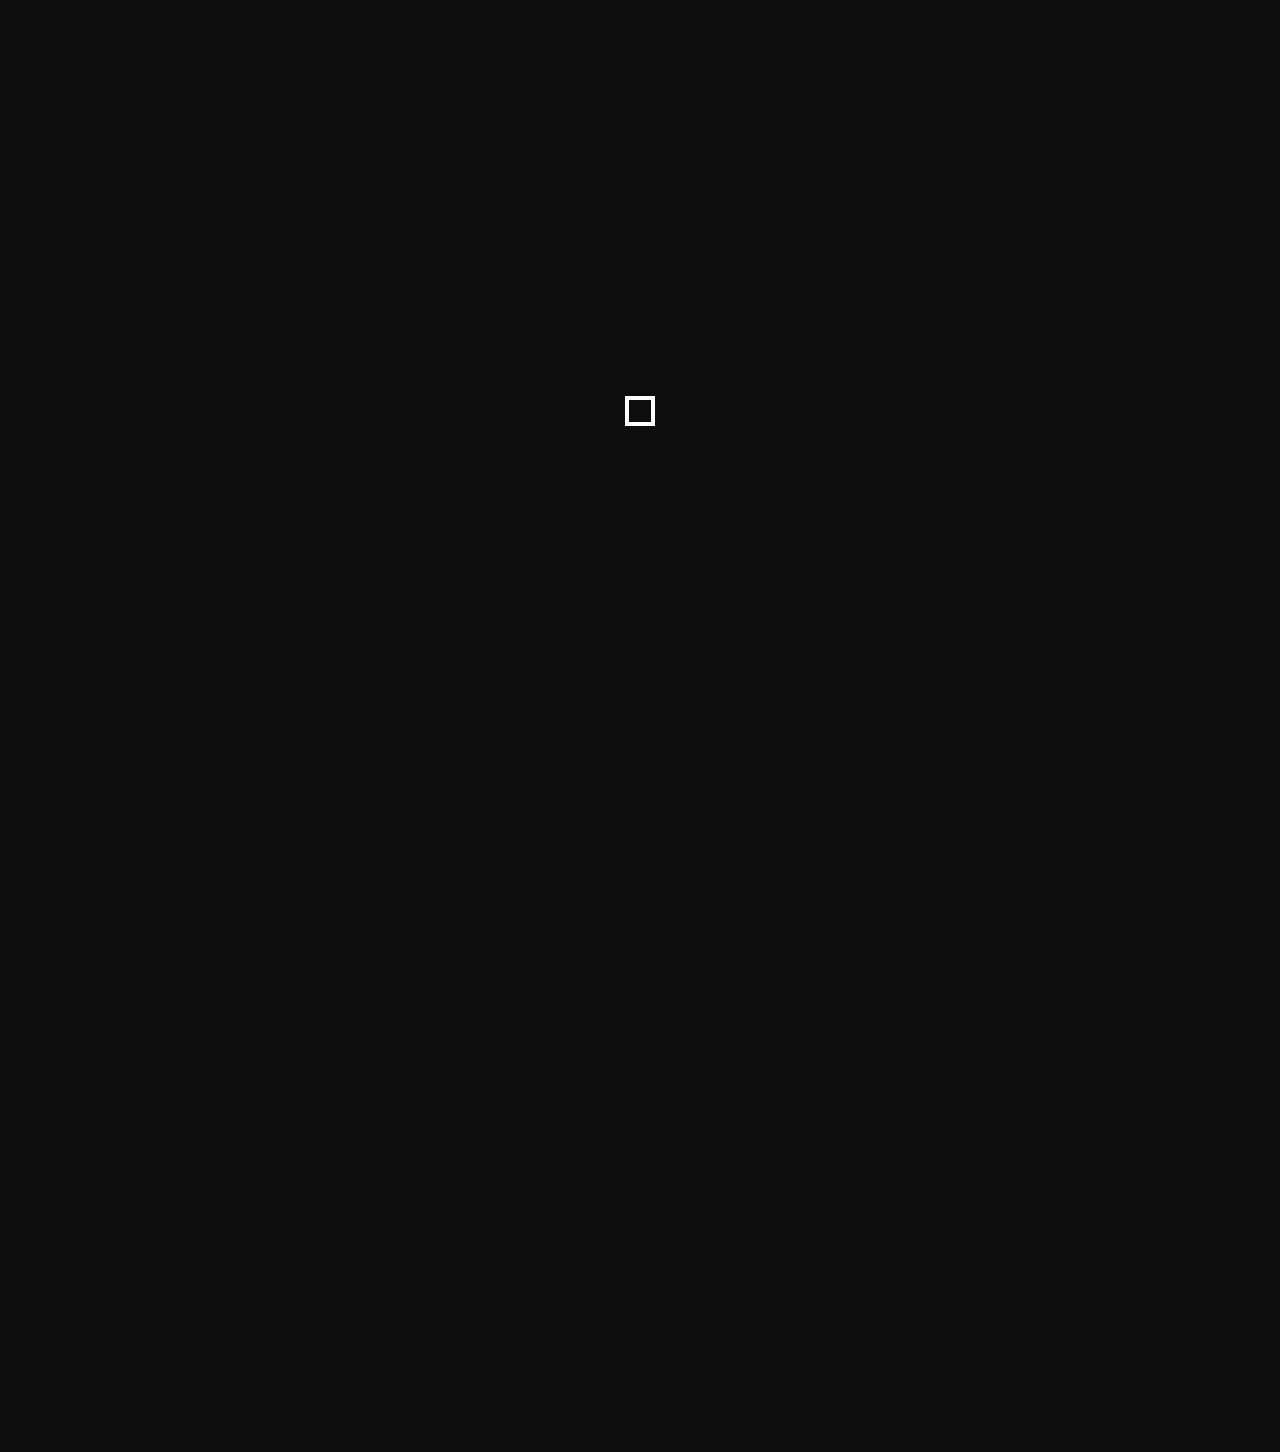
<file: index.html>
<!DOCTYPE html>
<html lang="en">

  <head>
    <meta name="viewport" content="width=device-width, initial-scale=1">
    <meta charset="utf-8">
    <title>Kelvin Liew</title>
    <link rel="stylesheet" href="https://maxcdn.bootstrapcdn.com/bootstrap/4.0.0/css/bootstrap.min.css" integrity="sha384-Gn5384xqQ1aoWXA+058RXPxPg6fy4IWvTNh0E263XmFcJlSAwiGgFAW/dAiS6JXm" crossorigin="anonymous">
    <script src="https://code.jquery.com/jquery-3.2.1.slim.min.js" integrity="sha384-KJ3o2DKtIkvYIK3UENzmM7KCkRr/rE9/Qpg6aAZGJwFDMVNA/GpGFF93hXpG5KkN" crossorigin="anonymous"></script>
    <script src="https://cdnjs.cloudflare.com/ajax/libs/popper.js/1.12.9/umd/popper.min.js" integrity="sha384-ApNbgh9B+Y1QKtv3Rn7W3mgPxhU9K/ScQsAP7hUibX39j7fakFPskvXusvfa0b4Q" crossorigin="anonymous"></script>
    <script src="https://maxcdn.bootstrapcdn.com/bootstrap/4.0.0/js/bootstrap.min.js" integrity="sha384-JZR6Spejh4U02d8jOt6vLEHfe/JQGiRRSQQxSfFWpi1MquVdAyjUar5+76PVCmYl" crossorigin="anonymous"></script>
    <script src="https://ajax.googleapis.com/ajax/libs/jquery/3.5.1/jquery.min.js"></script>
    <link href="css/main.css" rel="stylesheet">
    <link rel="shortcut icon" href="images/favicon.png">
  </head>

  <body>
    <nav class="navbar navbar-expand-md navlink">
        <div class="container-fluid">
          <a class="navbar-brand" href="index.html"><img alt="Kelvin Logo" src="images/kelvin_logo.png" width="120"></a>
          <button class="navbar-toggler custom-toggler" type="button" data-toggle="collapse" data-target="#navbarResponsive">
            <span class="navbar-toggler-icon"></span>
          </button>


          <div class="collapse navbar-collapse" id="navbarResponsive">
            <ul class="navbar-nav ml-auto">
              <li class="nav-item"><a class="nav-link" href="projects.html">PROJECTS</a></li>
              <li class="nav-item"><a class="nav-link" href="about.html">ABOUT</a></li>
            </ul>
          </div>
    </div>
  </nav>


    <section class="wrapper intro">
      <div class="container">
        <div class="row">
          <div class="col-12">
            <h1>Hey, I’m Kelvin.</h1>
          </div>

          <div class="col-12">
            <br>
            <h2>A multidisciplinary designer based in Vancouver focused on crafting unique experiences through visual design & illustration.</h2>
            <div class="chevron filter">
              <a href="#projects"><img alt="chevron" src="images/chevron.png" width="30"></a>
            </div>
          </div>
        </div>
      </div>


              <div class="row no-gutters">
                <div class="col-sm-12 col-lg-6">
                  <a href="project2.html" class="filter"><img alt="Summit Trail Mockup" src="images/summit_landing_page.png" class="widthmax"></a>
                </div>
                <div id="projects" class="col-sm-12 col-lg-6 ">
                  <a href="project1.html" class="filter"><img alt="Kinetic Typography Banner" src="images/kinetic_banner.png" class="widthmax"></a>
                </div>
              </div>


        <footer class="project_spacer">
          <p>Contact Me!<br><a href="mailto:kelvinliew17@gmail.com">kelvinliew17@gmail.com</a>
            <a href="styleguide.html" class="leftfloat">Styleguide &nbsp;</a>
            <a href=" https://github.com/Kelvin-Liew/P03-Portfolio"  class="leftfloat">GitHub &nbsp;</a>
            <a href="reference_page.html" class="leftfloat">References</a></p>
        </footer></section>
        <div class="loader-wrapper">
          <span class="loader"><span class="loader-inner"></span></span>
      </div>
      <script>
      setTimeout(function(){
        $('#preloader').fadeOut();
        $(".loader-wrapper").fadeOut("slow");
          }, 1000);
      </script>
  </body>
</html>
</file>
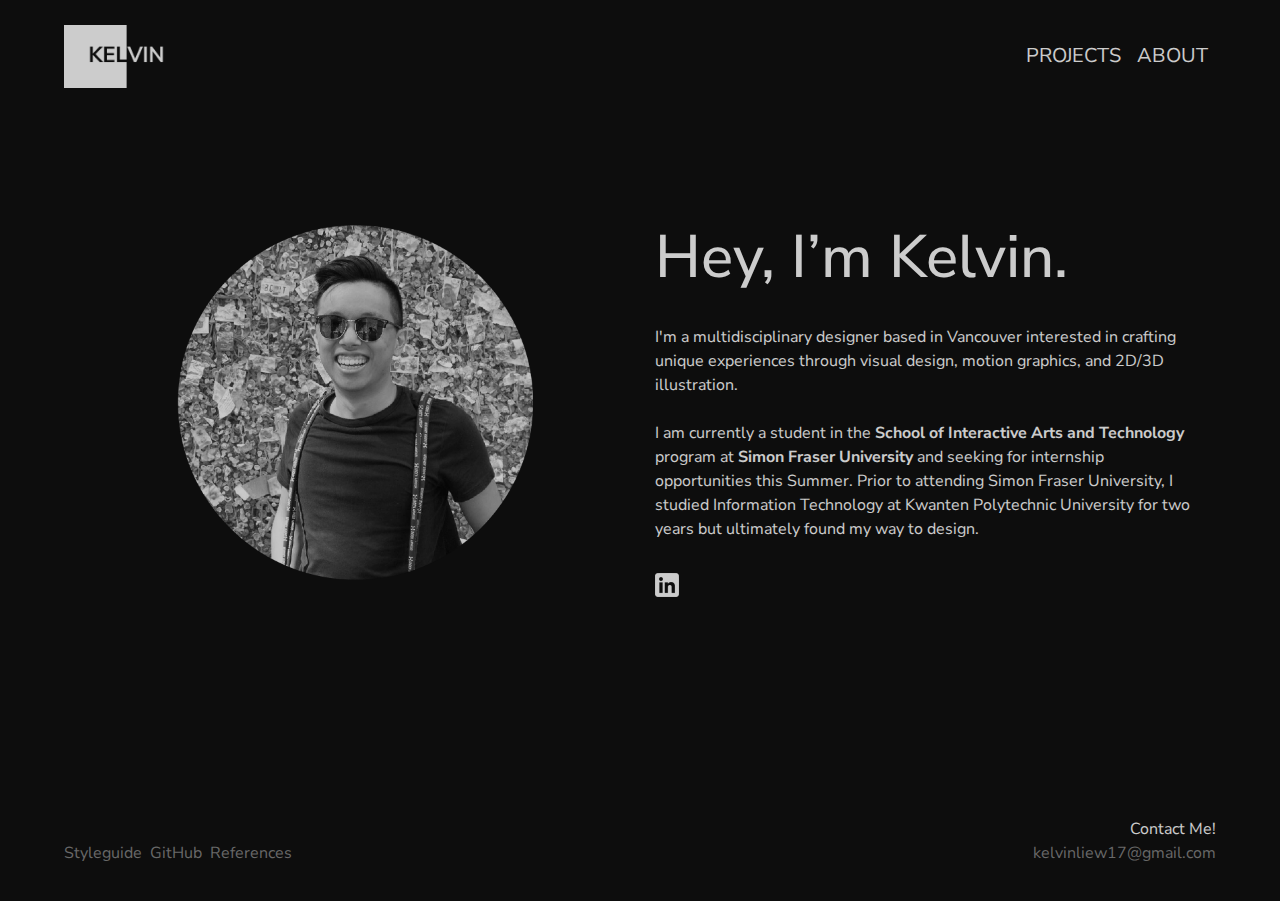
<file: about.html>
<!DOCTYPE html>
<html lang="en">

  <head>
    <meta name="viewport" content="width=device-width, initial-scale=1">
    <meta charset="utf-8">
    <title>Kelvin Liew</title>
    <link rel="stylesheet" href="https://maxcdn.bootstrapcdn.com/bootstrap/4.0.0/css/bootstrap.min.css" integrity="sha384-Gn5384xqQ1aoWXA+058RXPxPg6fy4IWvTNh0E263XmFcJlSAwiGgFAW/dAiS6JXm" crossorigin="anonymous">
    <script src="https://code.jquery.com/jquery-3.2.1.slim.min.js" integrity="sha384-KJ3o2DKtIkvYIK3UENzmM7KCkRr/rE9/Qpg6aAZGJwFDMVNA/GpGFF93hXpG5KkN" crossorigin="anonymous"></script>
    <script src="https://cdnjs.cloudflare.com/ajax/libs/popper.js/1.12.9/umd/popper.min.js" integrity="sha384-ApNbgh9B+Y1QKtv3Rn7W3mgPxhU9K/ScQsAP7hUibX39j7fakFPskvXusvfa0b4Q" crossorigin="anonymous"></script>
    <script src="https://maxcdn.bootstrapcdn.com/bootstrap/4.0.0/js/bootstrap.min.js" integrity="sha384-JZR6Spejh4U02d8jOt6vLEHfe/JQGiRRSQQxSfFWpi1MquVdAyjUar5+76PVCmYl" crossorigin="anonymous"></script>
    <script src="https://ajax.googleapis.com/ajax/libs/jquery/3.5.1/jquery.min.js"></script>
    <link href="css/main.css" rel="stylesheet">
    <link rel="shortcut icon" href="images/favicon.png">
  </head>

  <body>
    <nav class="navbar navbar-expand-md navlink">
        <div class="container-fluid">
          <a class="navbar-brand" href="index.html"><img alt="Kelvin Logo" src="images/kelvin_logo.png" width="120"></a>
          <button class="navbar-toggler custom-toggler" type="button" data-toggle="collapse" data-target="#navbarResponsive">
            <span class="navbar-toggler-icon"></span>
          </button>


          <div class="collapse navbar-collapse" id="navbarResponsive">
            <ul class="navbar-nav ml-auto">
              <li class="nav-item"><a class="nav-link" href="projects.html">PROJECTS</a></li>
              <li class="nav-item"><a class="nav-link" href="about.html">ABOUT</a></li>
            </ul>
          </div>
    </div>
  </nav>

    <section class="wrapper about_page">
      <div class="container">
        <div class="row">
          <div class="col profile_pic">
            <a href="https://www.instagram.com/kliewser/"><img alt="Kelvin Bio Picture" src="images/kelvin_bio.png"></a>
          </div>
          <div class="col">
            <h2>Hey, I’m Kelvin.</h2>
            <br>
              <p>
                I'm a multidisciplinary designer based in Vancouver interested in crafting unique experiences through visual design, motion graphics, and 2D/3D illustration.
                <br><br>I am currently a student in the <b>School of Interactive Arts and Technology</b> program at <b>Simon Fraser University</b> and seeking for internship opportunities this Summer. Prior to attending Simon Fraser University, I studied Information Technology at Kwanten Polytechnic University for two years but ultimately found my way to design.
              </p>
              <div class="social_media">
              <a href="https://www.linkedin.com/in/kelvin-liew-0ba151201/"><img alt="linkedin" src="images/linkedin.png"></a>
          </div>
        </div>
        </div>
      </div>
        </section>
        <footer class="project_spacer">
          <p>Contact Me!<br><a href="mailto:kelvinliew17@gmail.com">kelvinliew17@gmail.com</a>
            <a href="styleguide.html" class="leftfloat">Styleguide &nbsp;</a>
            <a href=" https://github.com/Kelvin-Liew/P03-Portfolio"  class="leftfloat">GitHub &nbsp;</a>
            <a href="reference_page.html" class="leftfloat">References</a></p>
        </footer>

        <div class="loader-wrapper projects_adjust">
      </div>

        <script>
        setTimeout(function(){
          $(".loader-wrapper").fadeOut("slow");
        }, 300);
        </script>

  </body>
</html>
</file>
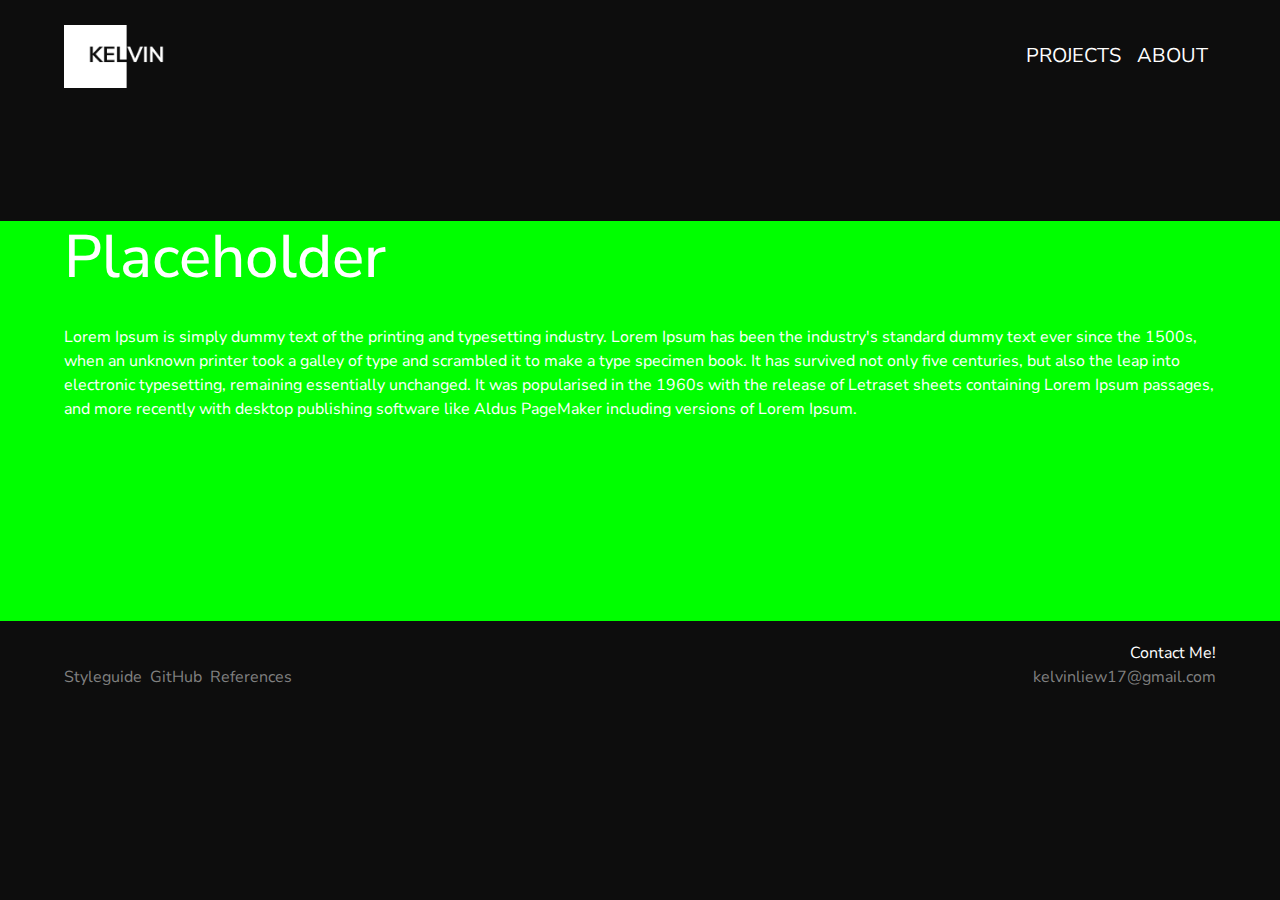
<file: about_template.html>
<!DOCTYPE html>
<html lang="en">

  <head>
    <meta name="viewport" content="width=device-width, initial-scale=1">
    <meta charset="utf-8">
    <title>Kelvin Liew</title>
    <link rel="stylesheet" href="https://maxcdn.bootstrapcdn.com/bootstrap/4.0.0/css/bootstrap.min.css" integrity="sha384-Gn5384xqQ1aoWXA+058RXPxPg6fy4IWvTNh0E263XmFcJlSAwiGgFAW/dAiS6JXm" crossorigin="anonymous">
    <script src="https://code.jquery.com/jquery-3.2.1.slim.min.js" integrity="sha384-KJ3o2DKtIkvYIK3UENzmM7KCkRr/rE9/Qpg6aAZGJwFDMVNA/GpGFF93hXpG5KkN" crossorigin="anonymous"></script>
    <script src="https://cdnjs.cloudflare.com/ajax/libs/popper.js/1.12.9/umd/popper.min.js" integrity="sha384-ApNbgh9B+Y1QKtv3Rn7W3mgPxhU9K/ScQsAP7hUibX39j7fakFPskvXusvfa0b4Q" crossorigin="anonymous"></script>
    <script src="https://maxcdn.bootstrapcdn.com/bootstrap/4.0.0/js/bootstrap.min.js" integrity="sha384-JZR6Spejh4U02d8jOt6vLEHfe/JQGiRRSQQxSfFWpi1MquVdAyjUar5+76PVCmYl" crossorigin="anonymous"></script>
    <link href="css/main.css" rel="stylesheet">
    <link rel="shortcut icon" href="images/favicon.png">
  </head>

    <body>
    <nav class="navbar navbar-expand-md navlink">
        <div class="container-fluid">
          <a class="navbar-brand" href="index.html"><img alt="Kelvin Logo" src="images/kelvin_logo.png" width="120"></a>
          <button class="navbar-toggler custom-toggler" type="button" data-toggle="collapse" data-target="#navbarResponsive">
            <span class="navbar-toggler-icon"></span>
          </button>


          <div class="collapse navbar-collapse" id="navbarResponsive">
            <ul class="navbar-nav ml-auto">
              <li class="nav-item"><a class="nav-link" href="projects.html">PROJECTS</a></li>
              <li class="nav-item"><a class="nav-link" href="about.html">ABOUT</a></li>
            </ul>
          </div>
    </div>
  </nav>


    <section class="wrapper">
      <div class="about_page placeholder_square">
        <div class="text">
          <h2>Placeholder</h2>
          <br>
            <p>
              Lorem Ipsum is simply dummy text of the printing and typesetting industry. Lorem Ipsum has been the industry's standard dummy text ever since the 1500s, when an unknown printer took a galley of type and scrambled it to make a type specimen book. It has survived not only five centuries, but also the leap into electronic typesetting, remaining essentially unchanged. It was popularised in the 1960s with the release of Letraset sheets containing Lorem Ipsum passages, and more recently with desktop publishing software like Aldus PageMaker including versions of Lorem Ipsum.
            </p>
        </div>
    </div>
    <footer class="project_spacer">
      <p>Contact Me!<br><a href="mailto:kelvinliew17@gmail.com">kelvinliew17@gmail.com</a>
        <a href="styleguide.html" class="leftfloat">Styleguide &nbsp;</a>
        <a href=" https://github.com/Kelvin-Liew/P03-Portfolio"  class="leftfloat">GitHub &nbsp;</a>
        <a href="reference_page.html" class="leftfloat">References</a></p>
    </footer>
    </section>

  </body>
</html>
</file>
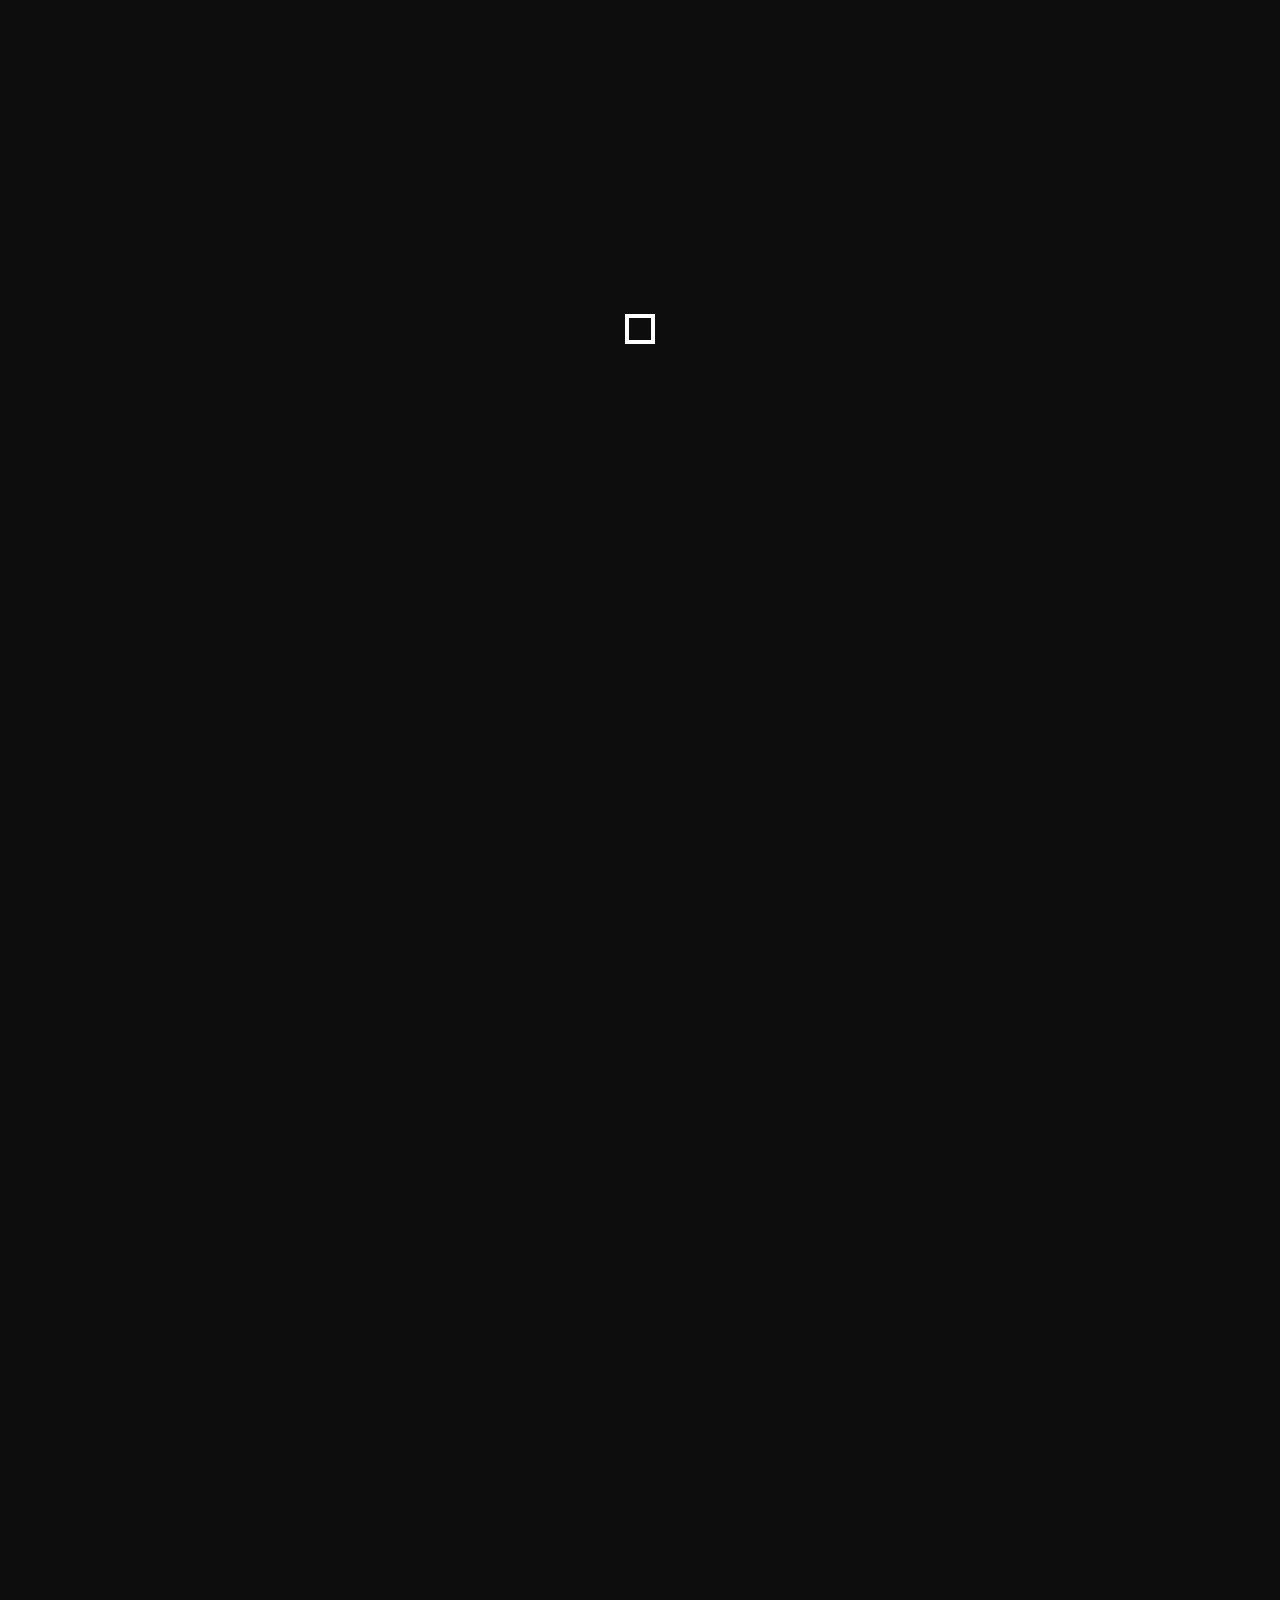
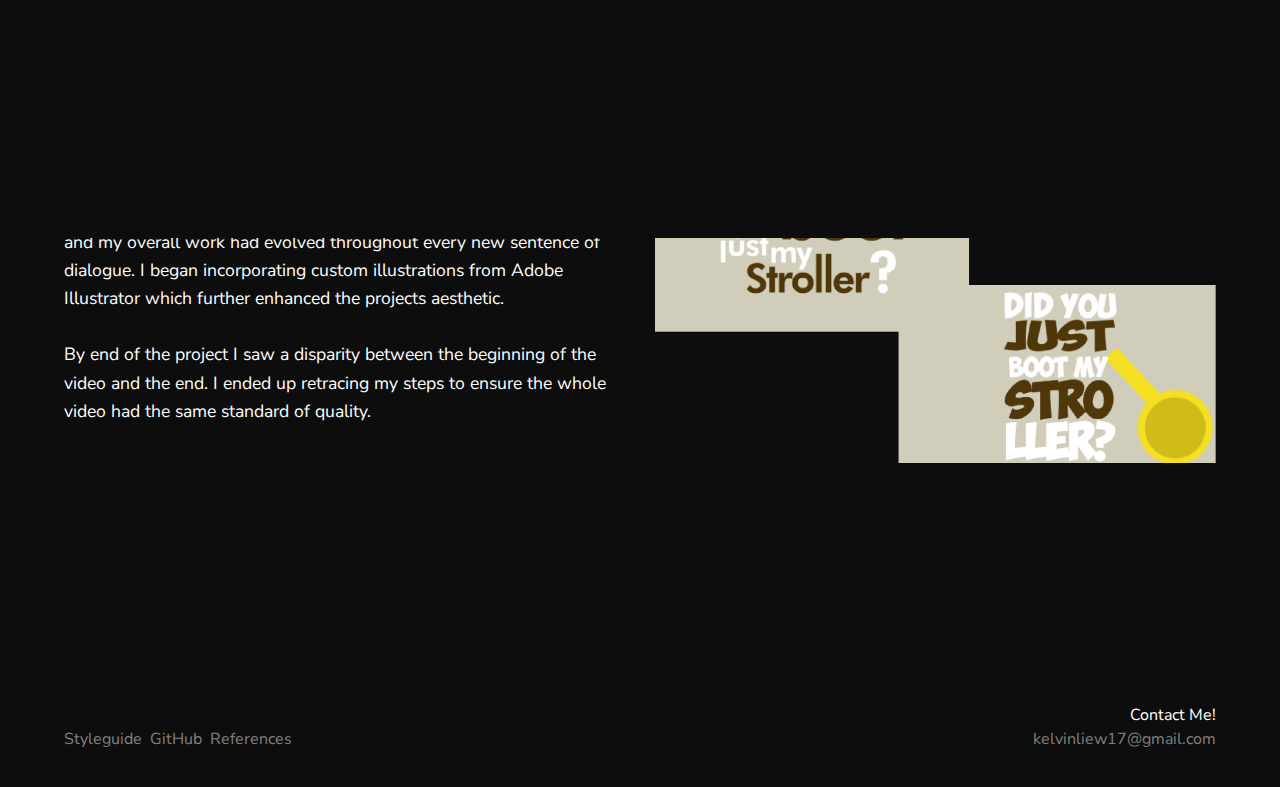
<file: project1.html>
<!DOCTYPE html>
<html lang="en">

  <head>
    <meta name="viewport" content="width=device-width, initial-scale=1">
    <meta charset="utf-8">
    <title>Kinetic Typography</title>
    <link rel="stylesheet" href="https://maxcdn.bootstrapcdn.com/bootstrap/4.0.0/css/bootstrap.min.css" integrity="sha384-Gn5384xqQ1aoWXA+058RXPxPg6fy4IWvTNh0E263XmFcJlSAwiGgFAW/dAiS6JXm" crossorigin="anonymous">
    <script src="https://code.jquery.com/jquery-3.2.1.slim.min.js" integrity="sha384-KJ3o2DKtIkvYIK3UENzmM7KCkRr/rE9/Qpg6aAZGJwFDMVNA/GpGFF93hXpG5KkN" crossorigin="anonymous"></script>
    <script src="https://cdnjs.cloudflare.com/ajax/libs/popper.js/1.12.9/umd/popper.min.js" integrity="sha384-ApNbgh9B+Y1QKtv3Rn7W3mgPxhU9K/ScQsAP7hUibX39j7fakFPskvXusvfa0b4Q" crossorigin="anonymous"></script>
    <script src="https://maxcdn.bootstrapcdn.com/bootstrap/4.0.0/js/bootstrap.min.js" integrity="sha384-JZR6Spejh4U02d8jOt6vLEHfe/JQGiRRSQQxSfFWpi1MquVdAyjUar5+76PVCmYl" crossorigin="anonymous"></script>
    <script src="https://ajax.googleapis.com/ajax/libs/jquery/3.5.1/jquery.min.js"></script>
    <link href="css/main.css" rel="stylesheet">
    <script src="js/main.js"></script>
    <link rel="shortcut icon" href="images/favicon.png">
  </head>

  <body>
    <nav class="navbar navbar-expand-md navlink">
        <div class="container-fluid">
          <a class="navbar-brand" href="index.html"><img alt="Kelvin Logo" src="images/kelvin_logo.png" width="120"></a>
          <button class="navbar-toggler custom-toggler" type="button" data-toggle="collapse" data-target="#navbarResponsive">
            <span class="navbar-toggler-icon"></span>
          </button>


          <div class="collapse navbar-collapse" id="navbarResponsive">
            <ul class="navbar-nav ml-auto">
              <li class="nav-item"><a class="nav-link" href="projects.html">PROJECTS</a></li>
              <li class="nav-item"><a class="nav-link" href="about.html">ABOUT</a></li>
            </ul>
          </div>
    </div>
  </nav>

      <section class="wrapper project_page">
          <div class="container-fluid">
            <div class="row">

              <div class="col-xl-12 order-0 project_spacer project_banner_display">
                <!-- <video autoplay loop muted width="100%"> -->
                <video autoplay loop muted class="widthmax">
                  <source type="video/webm" src="images/kinetic_banner_gif.mp4">
                </video>
              </div>

              <div class="col-xl-6 col-lg-12 order-0 project_spacer">
                <h2 class="typewrite" data-period="2000" data-type='[ "Kinetic Typography" ]'></h2>
                <p>SIAT Digital Image Design - <i>Fall 2018</i> <br> Tools -<i> Adobe After Effects, Illustrator<br></i></p><br>
              </div>

              <div class="col-xl-6 col-lg-12 order-1  project_spacer">
                </div>

              <div class="col-xl-5 col-lg-12 order-1 project_spacer border_bottom">
                <p>Digital Image Design is a project-based course that uses core fundamentals of visual design and animation. The final project for this class was a one-minute kinetic typography using Adobe After Effects to evoke emotion by creating movement between text and figures.
                  <br><br>My final kinetic typography was synced to a sound clip from Disney’s Zootopia which I labelled <a href="https://www.youtube.com/watch?v=9AntK33VfoI">“Judy’s Hustle”</a>. The challenges faced with this sound clip is the quick back and forth dialogue between the two main characters Judy the Rabbit and Nick the Fox.
                  <br><br>Below is an in-depth process of the project from start to finish.
                </p>
              </div>

              <div class="col-xl-1 col-lg-12 order-1  project_spacer">
                </div>

                <div class="col-xl-6 col-lg-12 order-xl-1 project_spacer">
                  <div class='embed-container'><iframe src='https://www.youtube.com/embed/9AntK33VfoI' frameborder='0' allowfullscreen></iframe></div>
                  </div>

                  <div class="col-xl-5 col-lg-12 order-xl-2 order-2 project_spacer border_bottom">
                    <h3>Storyboarding &amp; Implementation</h3>

                    <p>
                      Starting with the storyboard, I tried to create the different text layouts that would be suitable for the typography. Although it was quite difficult to visualize the animations itself, I attempted to add them into my drawings. <br><br>After testing some of the story board ideas into After Effects, some of the initial ideas did not transfer over very well from paper. This was due to my lack of understanding of what After Effects was capable of.
                        Different concepts such as a virtual camera within a 3D space and manipulating framing became clear as I progressed onto the next steps. After some self-reflecting and a lot of YouTube typography tutorials, the project began to come together. </p>

                    </div>

                    <div class="col-xl-1 col-lg-12 order-3  project_spacer">
                      </div>

                  <div class="col-xl-6 col-lg-12 order-xl-3 order-3 project_spacer">
                        <img alt="storyboard image" src="images/storyboard.png" class="widthmax">
                    </div>




                      <div class="col-xl-6 col-lg-12 order-xl-4 order-4 project_spacer ">
                        <h3>Iteration &amp; Finale</h3>
                        <p>
                          As I continued to gain more experience my technique had improved, and my overall work had evolved throughout every new sentence of dialogue. I began incorporating custom illustrations from Adobe Illustrator which further enhanced the projects aesthetic. <br><br>
                          By end of the project I saw a disparity between the beginning of the video and the end. I ended up retracing my steps to ensure the whole video had the same standard of quality.
                        </p>
                      </div>

                        <div class="col-xl-6 col-lg-12 order-8 project_spacer">
                          <img alt="Progress image" src="images/boot_stroller.png" class="widthmax">
                          </div>
                </div>
              </div>
      </section>

      <footer class="project_spacer">
        <p>Contact Me!<br><a href="mailto:kelvinliew17@gmail.com">kelvinliew17@gmail.com</a>
          <a href="styleguide.html" class="leftfloat">Styleguide &nbsp;</a>
          <a href=" https://github.com/Kelvin-Liew/P03-Portfolio"  class="leftfloat">GitHub &nbsp;</a>
          <a href="reference_page.html" class="leftfloat">References</a></p>
      </footer>
          <div class="loader-wrapper project1adjust">
            <span class="loader"><span class="loader-inner"></span></span>
          </div>

        <script>
        setTimeout(function(){
          $('#preloader').fadeOut();
          $(".loader-wrapper").fadeOut("slow");
            }, 1000);
        </script>

          </body>
</html>
</file>
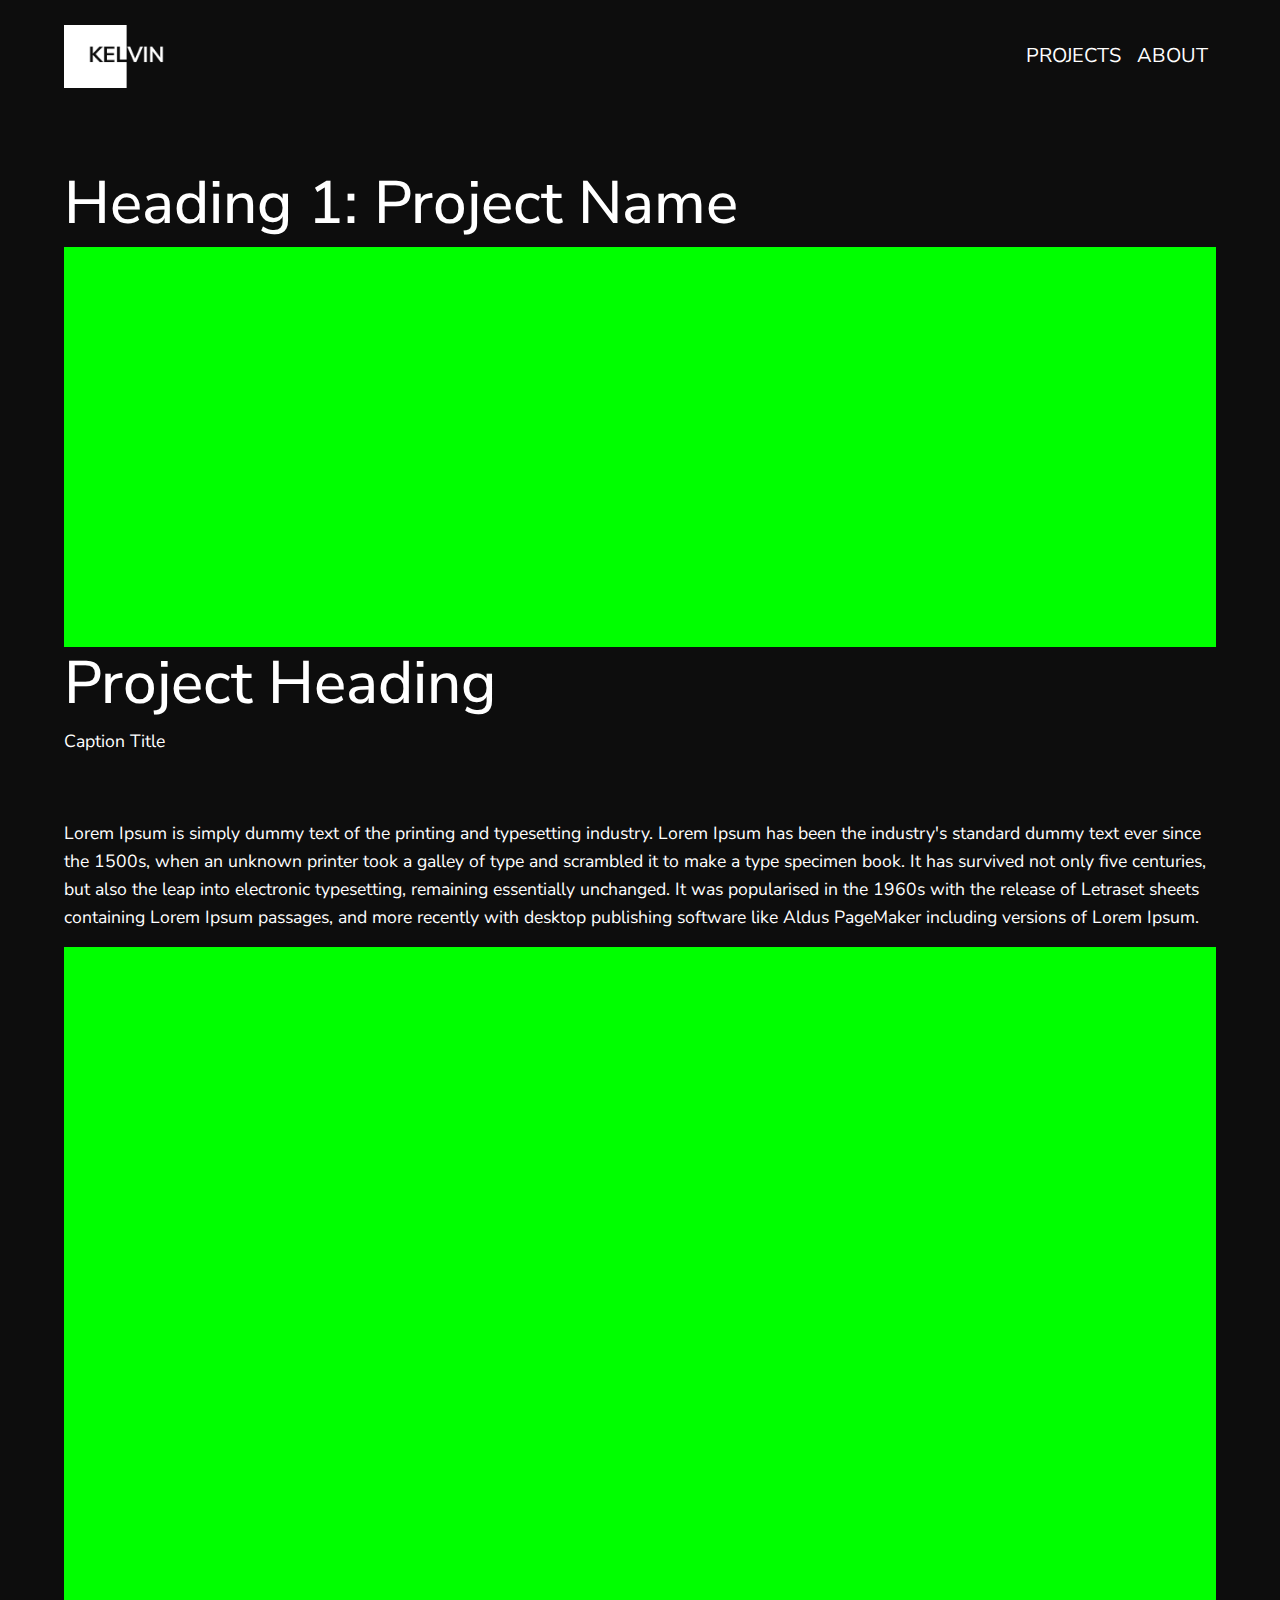
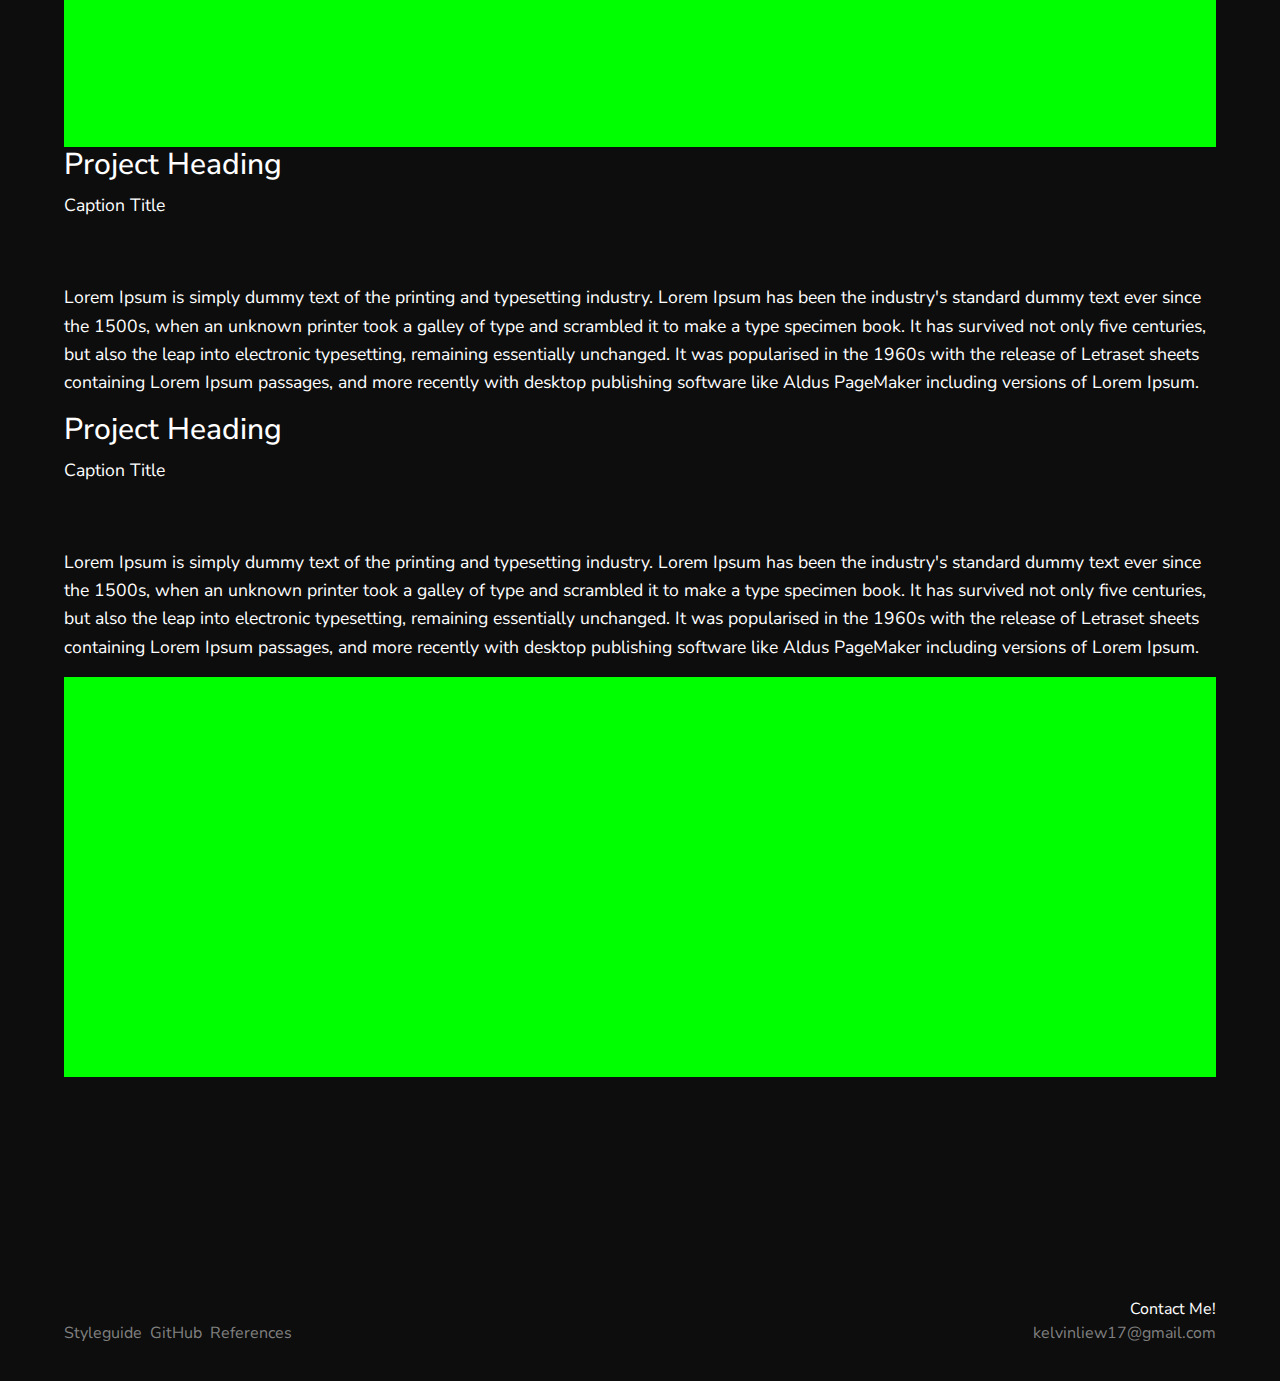
<file: project_template.html>
<!DOCTYPE html>
<html lang="en">

  <head>
    <meta name="viewport" content="width=device-width, initial-scale=1">
    <meta charset="utf-8">
    <title>Projects</title>
    <link rel="stylesheet" href="https://maxcdn.bootstrapcdn.com/bootstrap/4.0.0/css/bootstrap.min.css" integrity="sha384-Gn5384xqQ1aoWXA+058RXPxPg6fy4IWvTNh0E263XmFcJlSAwiGgFAW/dAiS6JXm" crossorigin="anonymous">
    <script src="https://code.jquery.com/jquery-3.2.1.slim.min.js" integrity="sha384-KJ3o2DKtIkvYIK3UENzmM7KCkRr/rE9/Qpg6aAZGJwFDMVNA/GpGFF93hXpG5KkN" crossorigin="anonymous"></script>
    <script src="https://cdnjs.cloudflare.com/ajax/libs/popper.js/1.12.9/umd/popper.min.js" integrity="sha384-ApNbgh9B+Y1QKtv3Rn7W3mgPxhU9K/ScQsAP7hUibX39j7fakFPskvXusvfa0b4Q" crossorigin="anonymous"></script>
    <script src="https://maxcdn.bootstrapcdn.com/bootstrap/4.0.0/js/bootstrap.min.js" integrity="sha384-JZR6Spejh4U02d8jOt6vLEHfe/JQGiRRSQQxSfFWpi1MquVdAyjUar5+76PVCmYl" crossorigin="anonymous"></script>
    <script src="https://ajax.googleapis.com/ajax/libs/jquery/3.5.1/jquery.min.js"></script>
    <link href="css/main.css" rel="stylesheet">
    <link rel="shortcut icon" href="images/favicon.png">
  </head>

  <body>
    <nav class="navbar navbar-expand-md navlink">
        <div class="container-fluid">
          <a class="navbar-brand" href="index.html"><img alt="Kelvin Logo" src="images/kelvin_logo.png" width="120"></a>
          <button class="navbar-toggler custom-toggler" type="button" data-toggle="collapse" data-target="#navbarResponsive">
            <span class="navbar-toggler-icon"></span>
          </button>


          <div class="collapse navbar-collapse" id="navbarResponsive">
            <ul class="navbar-nav ml-auto">
              <li class="nav-item"><a class="nav-link" href="projects.html">PROJECTS</a></li>
              <li class="nav-item"><a class="nav-link" href="about.html">ABOUT</a></li>
            </ul>
          </div>
    </div>
  </nav>

    <section class="wrapper">
      <section class="project_page">
          <div class="project">
        <div class="col-1-row-1">
          <h2> Heading 1: Project Name</h2>
          <div class="placeholder_square">

          </div>
        </div>


          <div class="col-1-row-2">
            <h2>Project Heading</h2>
            <p>Caption Title</p><br><br>
            <p>Lorem Ipsum is simply dummy text of the printing and typesetting industry. Lorem Ipsum has been the industry's standard dummy text ever since the 1500s, when an unknown printer took a galley of type and scrambled it to make a type specimen book. It has survived not only five centuries, but also the leap into electronic typesetting, remaining essentially unchanged. It was popularised in the 1960s with the release of Letraset sheets containing Lorem Ipsum passages, and more recently with desktop publishing software like Aldus PageMaker including versions of Lorem Ipsum.
            </p>
          </div>
          <div class="col-2-row-2">
            <div class="placeholder_square">
            </div>
          </div>
          <div class="col-1-row-3">
            <div class="placeholder_square">
            </div>
          </div>
          <div class="col-2-row-3">
            <h3>Project Heading</h3>
            <p>Caption Title</p><br><br>
            <p>Lorem Ipsum is simply dummy text of the printing and typesetting industry. Lorem Ipsum has been the industry's standard dummy text ever since the 1500s, when an unknown printer took a galley of type and scrambled it to make a type specimen book. It has survived not only five centuries, but also the leap into electronic typesetting, remaining essentially unchanged. It was popularised in the 1960s with the release of Letraset sheets containing Lorem Ipsum passages, and more recently with desktop publishing software like Aldus PageMaker including versions of Lorem Ipsum.
            </p>
          </div>
          <div class="col-1-row-4">
            <h3>Project Heading</h3>
            <p>Caption Title</p><br><br>
            <p>Lorem Ipsum is simply dummy text of the printing and typesetting industry. Lorem Ipsum has been the industry's standard dummy text ever since the 1500s, when an unknown printer took a galley of type and scrambled it to make a type specimen book. It has survived not only five centuries, but also the leap into electronic typesetting, remaining essentially unchanged. It was popularised in the 1960s with the release of Letraset sheets containing Lorem Ipsum passages, and more recently with desktop publishing software like Aldus PageMaker including versions of Lorem Ipsum.
            </p>

          </div>
          <div class="col-2-row-4">
            <div class="placeholder_square">
            </div>
          </div>
        </div>
      </section>
    </section>
    <footer class="project_spacer">
      <p>Contact Me!<br><a href="mailto:kelvinliew17@gmail.com">kelvinliew17@gmail.com</a>
        <a href="styleguide.html" class="leftfloat">Styleguide &nbsp;</a>
        <a href=" https://github.com/Kelvin-Liew/P03-Portfolio"  class="leftfloat">GitHub &nbsp;</a>
        <a href="reference_page.html" class="leftfloat">References</a></p>
    </footer>
  </body>
</html>
</file>
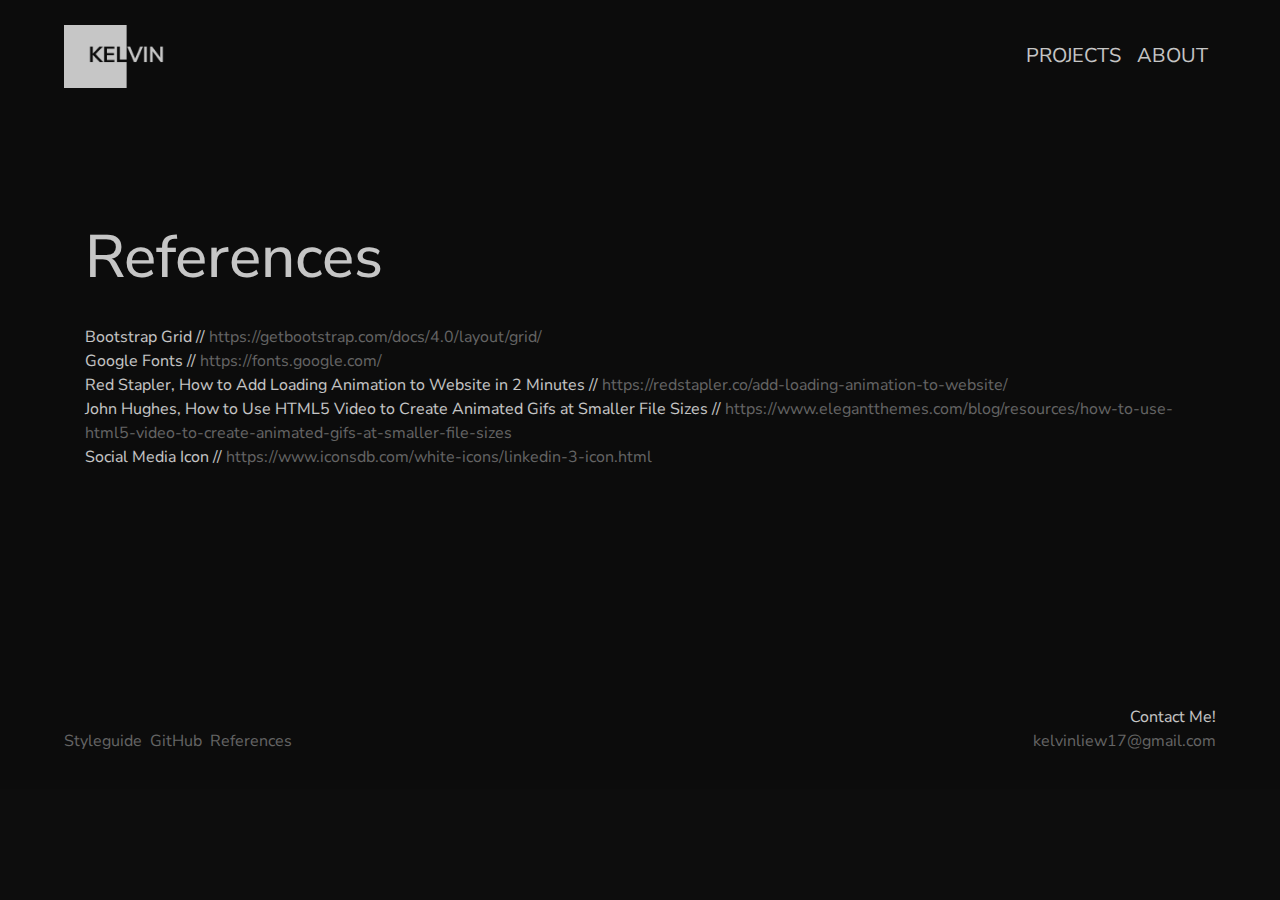
<file: reference_page.html>
<!DOCTYPE html>
<html lang="en">

  <head>
    <meta name="viewport" content="width=device-width, initial-scale=1">
    <meta charset="utf-8">
    <title>References</title>
    <link rel="stylesheet" href="https://maxcdn.bootstrapcdn.com/bootstrap/4.0.0/css/bootstrap.min.css" integrity="sha384-Gn5384xqQ1aoWXA+058RXPxPg6fy4IWvTNh0E263XmFcJlSAwiGgFAW/dAiS6JXm" crossorigin="anonymous">
    <script src="https://code.jquery.com/jquery-3.2.1.slim.min.js" integrity="sha384-KJ3o2DKtIkvYIK3UENzmM7KCkRr/rE9/Qpg6aAZGJwFDMVNA/GpGFF93hXpG5KkN" crossorigin="anonymous"></script>
    <script src="https://cdnjs.cloudflare.com/ajax/libs/popper.js/1.12.9/umd/popper.min.js" integrity="sha384-ApNbgh9B+Y1QKtv3Rn7W3mgPxhU9K/ScQsAP7hUibX39j7fakFPskvXusvfa0b4Q" crossorigin="anonymous"></script>
    <script src="https://maxcdn.bootstrapcdn.com/bootstrap/4.0.0/js/bootstrap.min.js" integrity="sha384-JZR6Spejh4U02d8jOt6vLEHfe/JQGiRRSQQxSfFWpi1MquVdAyjUar5+76PVCmYl" crossorigin="anonymous"></script>
    <script src="https://ajax.googleapis.com/ajax/libs/jquery/3.5.1/jquery.min.js"></script>
    <link href="css/main.css" rel="stylesheet">
    <link rel="shortcut icon" href="images/favicon.png">
  </head>

  <body>
    <nav class="navbar navbar-expand-md navlink">
        <div class="container-fluid">
          <a class="navbar-brand" href="index.html"><img alt="Kelvin Logo" src="images/kelvin_logo.png" width="120"></a>
          <button class="navbar-toggler custom-toggler" type="button" data-toggle="collapse" data-target="#navbarResponsive">
            <span class="navbar-toggler-icon"></span>
          </button>


          <div class="collapse navbar-collapse" id="navbarResponsive">
            <ul class="navbar-nav ml-auto">
              <li class="nav-item"><a class="nav-link" href="projects.html">PROJECTS</a></li>
              <li class="nav-item"><a class="nav-link" href="about.html">ABOUT</a></li>
            </ul>
          </div>
    </div>
  </nav>
    <section class="wrapper about_page">
      <div class="container">
        <div class="row">
          <div class="col">
            <h2>References</h2>
            <br>
              <ul>
                <li>Bootstrap Grid // <a href=" https://getbootstrap.com/docs/4.0/layout/grid/ "> https://getbootstrap.com/docs/4.0/layout/grid/ </a></li>
                <li>Google Fonts // <a href="https://fonts.google.com/"> https://fonts.google.com/ </a></li>
                <li>Red Stapler, How to Add Loading Animation to Website in 2 Minutes //<a href="https://redstapler.co/add-loading-animation-to-website/"> https://redstapler.co/add-loading-animation-to-website/ </a></li>
                <li>John Hughes, How to Use HTML5 Video to Create Animated Gifs at Smaller File Sizes // <a href="https://www.elegantthemes.com/blog/resources/how-to-use-html5-video-to-create-animated-gifs-at-smaller-file-sizes"> https://www.elegantthemes.com/blog/resources/how-to-use-html5-video-to-create-animated-gifs-at-smaller-file-sizes </a></li>
                <li>Social Media Icon // <a href="https://www.iconsdb.com/white-icons/linkedin-3-icon.html">https://www.iconsdb.com/white-icons/linkedin-3-icon.html</a></li>
              </ul>
        </div>
        </div>
      </div>
        </section>
        <footer class="project_spacer">
          <p>Contact Me!<br><a href="mailto:kelvinliew17@gmail.com">kelvinliew17@gmail.com</a>
            <a href="styleguide.html" class="leftfloat">Styleguide &nbsp;</a>
            <a href=" https://github.com/Kelvin-Liew/P03-Portfolio"  class="leftfloat">GitHub &nbsp;</a>
            <a href="reference_page.html" class="leftfloat">References</a></p>
        </footer>
          <div class="loader-wrapper">
        </div>

        <script>
        setTimeout(function(){
          $(".loader-wrapper").fadeOut("slow");
        }, 300);
        </script>
    </body>
</html>
</file>
<file: css/main.css>
/*
  STYLE GUIDE STYLING
  Default styling for the style guide
*/
/*FONT IMPORT-------*/
@import url("https://fonts.googleapis.com/css2?family=Source+Sans+Pro:wght@600;700&display=swap");
@import url("https://fonts.googleapis.com/css2?family=Nunito+Sans:ital,wght@0,600;0,700;0,800;1,400;1,600;1,700&display=swap");
* {
  margin: 0;
  padding: 0;
  box-sizing: border-box;
  list-style: none;
  text-decoration: none;
  font-family: "Nunito Sans", sans-serif;
}

html {
  scroll-behavior: smooth;
  position: relative;
  overflow-wrap: break-word;
}

body {
  background-color: #0D0D0D;
  color: white;
}

/* NAVIGATION */
.navbar {
  padding-left: 5%;
  padding-right: 5%;
  padding-top: 20px;
  padding-bottom: 20px;
}

.custom-toggler .navbar-toggler-icon {
  background-image: url("data:image/svg+xml;charset=utf8,%3Csvg viewBox='0 0 32 32' xmlns='http://www.w3.org/2000/svg'%3E%3Cpath stroke='rgba(255,255,255)' stroke-width='2' stroke-linecap='round' stroke-miterlimit='10' d='M4 8h24M4 16h24M4 24h24'/%3E%3C/svg%3E");
}

.custom-toggler.navbar-toggler {
  border-color: #0D0D0D;
}

/* NAVIGATION END */
/* CLASS FOR NAVIGATION LINKS*/
.navlink {
  font-size: 20px;
}

.navlink a {
  color: white;
}

.navlink a:hover {
  transition: 1s;
  color: yellow;
}

/*END OF NAVLINK CLASS*/
.wrapper {
  display: block;
  position: relative;
}

h1 {
  font-size: 90px;
}

h2 {
  font-size: 60px;
}

h3 {
  font-size: 30px;
}

h4 {
  font-size: 20px;
}

code {
  color: yellow;
  background-color: gray;
  display: block;
  font-family: monospace;
  font-size: 12pt;
}

footer {
  text-align: right;
  width: 100%;
  padding-right: 5%;
  padding-left: 5%;
  color: white;
}

.leftfloat {
  float: left;
}

a {
  color: gray;
}

a:hover {
  transition: 0.5s;
  color: yellow;
  text-decoration: none;
}

/* BUTTON */
/* Intro Page----- */
.intro {
  margin-top: 25vh;
  text-align: center;
  margin-left: auto;
  margin-right: auto;
  display: block;
}

.intro h1 {
  font-family: "Source Sans Pro", sans-serif;
  padding-bottom: 30px;
}

.intro h2 {
  font-size: 1.4em;
  font-weight: normal;
}

.intro img {
  margin-left: auto;
  margin-right: auto;
  display: block;
}

/* about page */
.about_page {
  display: block;
  margin-left: auto;
  margin-right: auto;
  margin-top: 12vh;
  padding-bottom: 200px;
  padding-left: 5%;
  padding-right: 5%;
}

.profile_pic img {
  display: block;
  margin-left: auto;
  margin-right: auto;
  width: 360px;
}

.social_media img {
  display: inline-block;
  width: 24px;
  display: block;
  padding-top: 1em;
}

.chevron {
  padding-top: 50px;
  padding-bottom: 350px;
}

/*About page----- end*/
/*PROJECT PAGE -------*/
.projects_details {
  padding-left: 20px;
}

.projects a {
  color: white;
}

.projects a:hover {
  transition: 0.5s;
  color: yellow;
  text-decoration: none;
}

.projects p {
  color: gray;
}

.projects h4 {
  color: gray;
}

.project_placeholder {
  height: 500px;
  margin-right: 0;
  margin-left: 0;
  padding-top: 50px;
  background-color: #0D0D0D;
}

.project_spacer {
  padding-top: 20px;
  padding-bottom: 20px;
}

.project_page {
  display: block;
  margin-right: auto;
  margin-top: 6vh;
  padding-bottom: 200px;
  padding-left: 5%;
  padding-right: 5%;
}

.project_page p {
  font-size: 1.1em;
  line-height: 1.6;
}

.border_bottom {
  border-bottom: 1px solid white;
}

/*YOUTUBE STUFF*/
.embed-container {
  position: relative;
  padding-bottom: 56.25%;
  height: 0;
  overflow: hidden;
  max-width: 100%;
}

.embed-container iframe, .embed-container object, .embed-container embed {
  position: absolute;
  top: 0;
  left: 0;
  width: 100%;
  height: 100%;
}

.container-fluid {
  padding: 0;
}

/*project page end-----*/
.filter img {
  filter: brightness(50%);
  transition: 0.5s;
}

.filter img:hover {
  filter: brightness(100%);
}

.filter video {
  filter: brightness(50%);
  transition: 0.5s;
}

.filter video:hover {
  filter: brightness(100%);
}

.widthmax {
  width: 100%;
}

.loader-wrapper {
  width: 100%;
  height: 100%;
  position: absolute;
  top: 0;
  left: 0;
  background-color: #0D0D0D;
  display: flex;
  justify-content: center;
  align-items: center;
}

.loader {
  display: inline-block;
  top: -35vh;
  width: 30px;
  height: 30px;
  position: relative;
  border: 4px solid #Fff;
  animation: loader 2s infinite ease;
}

.loader-inner {
  vertical-align: top;
  display: inline-block;
  width: 100%;
  background-color: #fff;
  animation: loader-inner 2s infinite ease-in;
}

@keyframes loader {
  0% {
    transform: rotate(0deg);
  }
  25% {
    transform: rotate(180deg);
  }
  50% {
    transform: rotate(180deg);
  }
  75% {
    transform: rotate(360deg);
  }
  100% {
    transform: rotate(360deg);
  }
}
@keyframes loader-inner {
  0% {
    height: 0%;
  }
  25% {
    height: 0%;
  }
  50% {
    height: 100%;
  }
  75% {
    height: 100%;
  }
  100% {
    height: 0%;
  }
}
/*style guide--------*/
.border-styleguide {
  width: 70vw;
  padding-bottom: 15px;
  border-bottom: dotted white;
  padding-top: 15px;
}

.styleguide_page {
  margin-top: 12vh;
  padding-bottom: 200px;
  display: inline-block;
  padding-left: 15%;
  padding-right: 12%;
}

.placeholder_square {
  width: 100%;
  height: 400px;
  background-color: lime;
}

.ffff00 {
  height: 25px;
  text-align: center;
  color: black;
  background-color: #ffff00;
}

.ffffff {
  height: 25px;
  text-align: center;
  color: black;
  background-color: #ffffff;
}

.offblack {
  height: 25px;
  text-align: center;
  border: 1px solid white;
  color: white;
  background-color: #0D0D0D;
}

/*STYLEGUIDE END*/
@media screen and (max-width: 1279px) {
  .about_page h2 {
    font-size: 4vw;
    line-height: 1;
    padding: 0;
    margin: 0;
  }

  .about_page {
    display: block;
    margin-left: auto;
    margin-right: auto;
    margin-top: 12vh;
    padding-bottom: 200px;
    padding-left: 3%;
    padding-right: 3%;
  }

  .projects h2 {
    font-size: 40px;
  }

  .projects h4 {
    font-size: 20px;
  }

  .profile_pic img {
    display: block;
    margin-left: auto;
    margin-right: auto;
    width: 30vw;
  }

  .intro h1 {
    font-size: 70px;
  }

  .intro h2 {
    font-size: 1.2em;
  }
}
@media screen and (max-width: 1200px) {
  .border_bottom {
    border-bottom: none;
  }
}
@media screen and (max-width: 1121px) {
  p {
    font-size: 1.4vw;
    padding: 0;
    margin: 0;
  }

  .project_page {
    margin-right: 0;
  }

  .intro {
    margin-top: 25vh;
    text-align: center;
    margin-left: auto;
    margin-right: auto;
    display: block;
  }
}
@media screen and (max-width: 768px) {
  .about_page {
    display: block;
    margin-left: auto;
    margin-right: auto;
  }

  .profile_pic img {
    width: 70vw;
  }

  .about_page h2 {
    margin-top: 5vh;
    margin-bottom: 3vh;
    text-align: center;
    font-size: 9.5vw;
  }

  .project_page h2 {
    margin-top: 5vh;
    margin-bottom: 3vh;
    font-size: 9vw;
  }

  p {
    font-size: 1.6vh;
    padding: 0;
    margin: 0;
  }

  .project_banner_display {
    display: none;
  }
}
.no-gutters {
  margin-right: 0;
  margin-left: 0;
}
.no-gutters > .col,
.no-gutters > [class*=col-] {
  padding-right: 0;
  padding-left: 0;
}

@media screen and (max-width: 500px) {
  .intro {
    margin-top: 15vh;
  }

  .chevron {
    padding-top: 250px;
    padding-bottom: 50px;
  }

  .intro h1 {
    text-align: left;
    font-size: 13vw;
  }

  .intro h2 {
    text-align: left;
    font-size: 7vw;
  }

  .project_page p {
    font-size: 1.8vh;
  }

  .projects h2 {
    font-size: 10vw;
  }

  .projects h4 {
    font-size: 4vw;
  }
}
/*Project Modifiers*/
.project1adjust {
  top: -61vh;
}

.project2adjust {
  top: -63vh;
}

.projects_adjust {
  top: 0;
}
</file>
